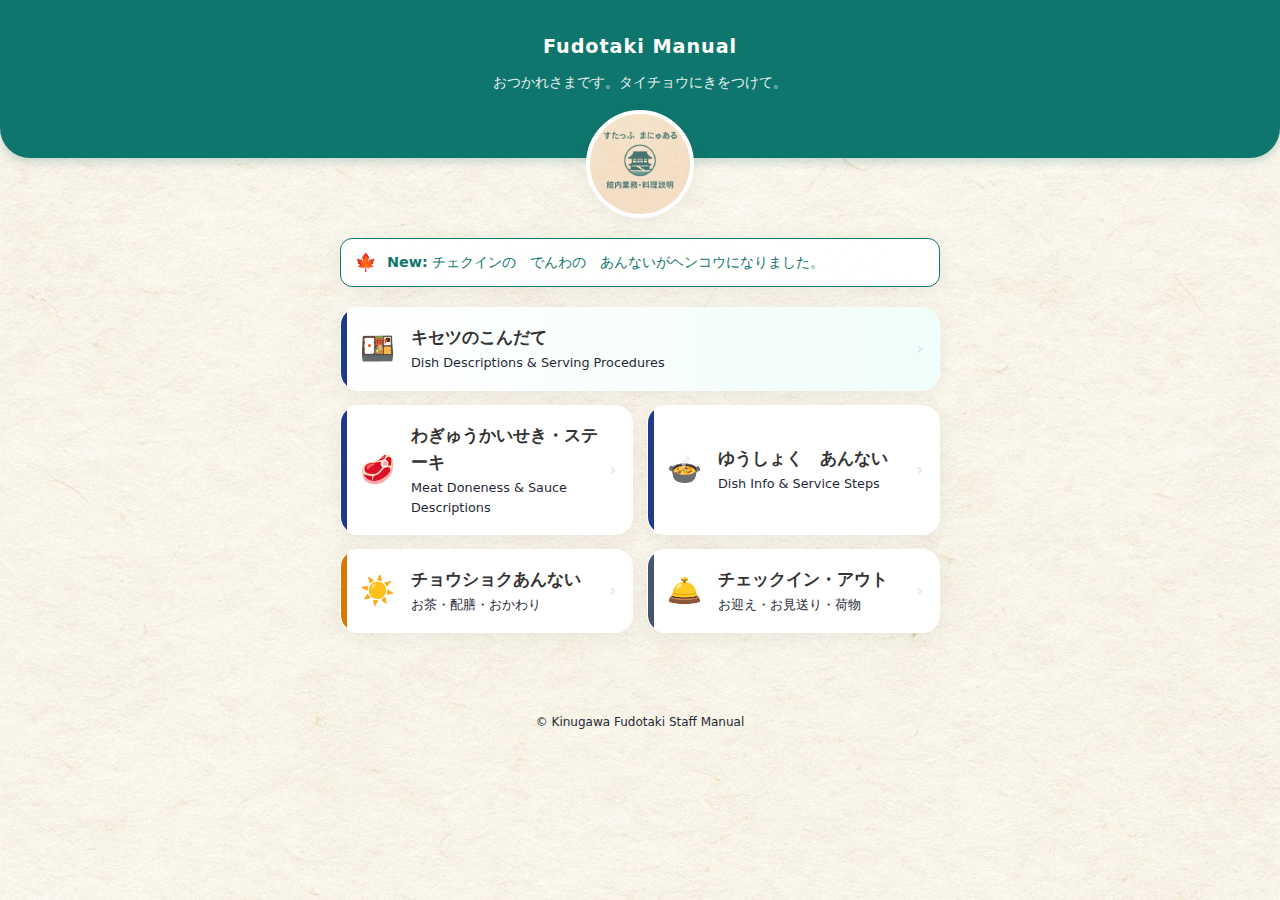
<file: index.html>
<!doctype html>
<html lang="ja">
<head>
  <meta charset="utf-8">
  <meta name="viewport" content="width=device-width, initial-scale=1, viewport-fit=cover">
  <meta name="theme-color" content="#0f766e">
  <title>きぬ川不動瀧 スタッフマニュアル</title>
  
  <link rel="stylesheet" href="assets/css/theme.css">
  <link rel="preload" as="image" href="assets/img/top/top2.jpg">

<style>
  :root {
    --bg: #f6f7f8;
    --card: #ffffff;
    --acc: #0f766e;     /* 基本アクセント（緑） */
    --acc-morning: #d97706; /* 朝食（オレンジ） */
    --acc-dinner: #1e3a8a;  /* 夕食（紺） */
    --acc-work: #475569;    /* 業務（グレー） */
    --bd: #e5e7eb;
    --radius: 18px;
    --maxw: 600px; /* スマホで見やすいよう少し幅を絞る */
    --shadow: 0 4px 20px rgba(0,0,0,0.06);
  }

  html, body {
    margin: 0; padding: 0;
    background: var(--bg) url("assets/img/top/washi-bg.jpg");
    background-size: cover; background-attachment: fixed;
    font-family: "Noto Sans JP", system-ui, -apple-system, sans-serif;
    color: #1f2a37; line-height: 1.6;
  }

  /* ヘッダーエリア */
  header {
    position: relative;
    background: var(--acc);
    color: #fff;
    padding: 2rem 1rem 4rem; /* 下に余白を持たせてカーブを作る */
    text-align: center;
    border-bottom-left-radius: 30px;
    border-bottom-right-radius: 30px;
    box-shadow: 0 4px 10px rgba(0,100,100,0.2);
  }
  .app-title {
    font-size: 1.2rem; font-weight: 700; letter-spacing: 0.05em; margin: 0;
  }
  .greeting {
    font-size: 0.9rem; opacity: 0.9; margin-top: 8px; font-weight: 500;
  }

  /* メインコンテンツ */
  main {
    max-width: var(--maxw);
    margin: -3rem auto 3rem; /* ヘッダーに食い込ませる */
    padding: 0 16px;
    position: relative; z-index: 10;
  }

  /* メイン画像（アイコン的に） */
  .hero-icon {
    width: 100px; height: 100px;
    border-radius: 50%;
    border: 4px solid #fff;
    box-shadow: var(--shadow);
    overflow: hidden;
    margin: 0 auto 20px;
    background: #fff;
  }
  .hero-icon img {
    width: 100%; height: 100%; object-fit: cover;
  }

  /* お知らせバッジ（季節メニュー更新用） */
  .notice-badge {
    background: rgba(255,255,255,0.95);
    border-radius: 12px;
    padding: 10px 14px;
    margin-bottom: 20px;
    box-shadow: var(--shadow);
    display: flex; align-items: center; gap: 10px;
    font-size: 0.9rem; color: var(--acc);
    border: 1px solid var(--acc);
  }
  .notice-icon { font-size: 1.2em; }

  /* グリッドレイアウト */
  .grid {
    display: grid;
    grid-template-columns: 1fr;
    gap: 14px;
  }

  /* カードデザイン */
  .card {
    background: var(--card);
    border-radius: var(--radius);
    box-shadow: var(--shadow);
    text-decoration: none;
    color: inherit;
    display: flex;
    align-items: center;
    padding: 16px;
    transition: transform 0.2s, box-shadow 0.2s;
    border: 1px solid transparent;
    position: relative;
    overflow: hidden;
  }
  .card:active { transform: scale(0.98); }
  
  /* 左側のカラーバー */
  .card::before {
    content: ""; position: absolute; left: 0; top: 0; bottom: 0; width: 6px;
    background: var(--bd);
  }
  
  /* カテゴリ別の色設定 */
  .type-dinner::before { background: var(--acc-dinner); }
  .type-morning::before { background: var(--acc-morning); }
  .type-work::before { background: var(--acc-work); }

  .icon-box {
    font-size: 28px;
    margin-right: 14px;
    width: 40px; text-align: center;
  }
  .text-box { flex: 1; }
  .card-title {
    display: block;
    font-weight: 700;
    font-size: 1.05rem;
    margin-bottom: 2px;
    color: #333;
  }
  .card-desc {
    display: block;
    font-size: 0.8rem;
    color: var(--muted);
  }
  .arrow {
    color: var(--bd); font-weight: bold;
  }

  /* フッター */
  footer {
    text-align: center; font-size: 0.75rem; color: var(--muted);
    padding: 2rem 0;
  }

  @media (min-width: 480px) {
    .grid { grid-template-columns: 1fr 1fr; }
    /* PC/タブレットなら最初のカード（季節メニュー）は横長に強調 */
    .card:first-child { grid-column: 1 / -1; background: linear-gradient(to right, #fff, #f0fdfa); }
  }
</style>
</head>
<body>

<header>
  <div class="app-title">Fudotaki Manual</div>
  <div class="greeting" id="greeting">おつかれさまです</div>
</header>

<main>
  <div class="hero-icon">
    <img src="assets/img/top/top2.jpg?v=3" alt="Top Image">
  </div>

  <div class="notice-badge">
    <span class="notice-icon">🍁</span>

    <span><strong>New:</strong> チェクインの　でんわの　あんないがヘンコウになりました。</span>

  </div>

  <div class="grid">
    <a href="pages/season-dinner.html" class="card type-dinner">
      <div class="icon-box">🍱</div>
      <div class="text-box">
        <span class="card-title">キセツのこんだて</span>
        <span class="card-desc">Dish Descriptions & Serving Procedures</span>
      </div>
      <span class="arrow">›</span>
    </a>

    <!-- <a href="pages/newyear-dinner.html" class="card type-dinner">
      <div class="icon-box">🎍</div>
      <div class="text-box">
        <span class="card-title">ネンマツネンシ　こんだて</span>
        <span class="card-desc">Dish Descriptions & Serving Procedures</span>
      </div>
      <span class="arrow">›</span>
    </a> -->

    <a href="pages/wagyu-steak.html" class="card type-dinner">
      <div class="icon-box">🥩</div>
      <div class="text-box">
        <span class="card-title">わぎゅうかいせき・ステーキ</span>
        <span class="card-desc">Meat Doneness & Sauce Descriptions</span>
      </div>
      <span class="arrow">›</span>
    </a>

    <a href="pages/dinner-guide.html" class="card type-dinner">
      <div class="icon-box">🍲</div>
      <div class="text-box">
        <span class="card-title">ゆうしょく　あんない</span>
        <span class="card-desc">Dish Info & Service Steps</span>
      </div>
      <span class="arrow">›</span>
    </a>

    <a href="pages/breakfast-guide.html" class="card type-morning">
      <div class="icon-box">☀️</div>
      <div class="text-box">
        <span class="card-title">チョウショクあんない</span>
        <span class="card-desc">お茶・配膳・おかわり</span>
      </div>
      <span class="arrow">›</span>
    </a>

    <a href="pages/checkin-out.html" class="card type-work">
      <div class="icon-box">🛎️</div>
      <div class="text-box">
        <span class="card-title">チェックイン・アウト</span>
        <span class="card-desc">お迎え・お見送り・荷物</span>
      </div>
      <span class="arrow">›</span>
    </a>
  </div>
</main>

<footer>
  &copy; Kinugawa Fudotaki Staff Manual
</footer>

<script>
  // Service Worker 登録
  if('serviceWorker' in navigator){
    navigator.serviceWorker.register('./sw.js');
  }

  // 時間帯に合わせて挨拶を変えるスクリプト
  const h = new Date().getHours();
  const el = document.getElementById('greeting');
  if (h >= 4 && h < 11) {
    el.textContent = "おはようございます。";
  } else if (h >= 11 && h < 17) {

    el.textContent = "こんにちは。ガンバリましょう。";

  } else {
    el.textContent = "おつかれさまです。タイチョウにきをつけて。";
  }
</script>

</body>
</html>
</file>
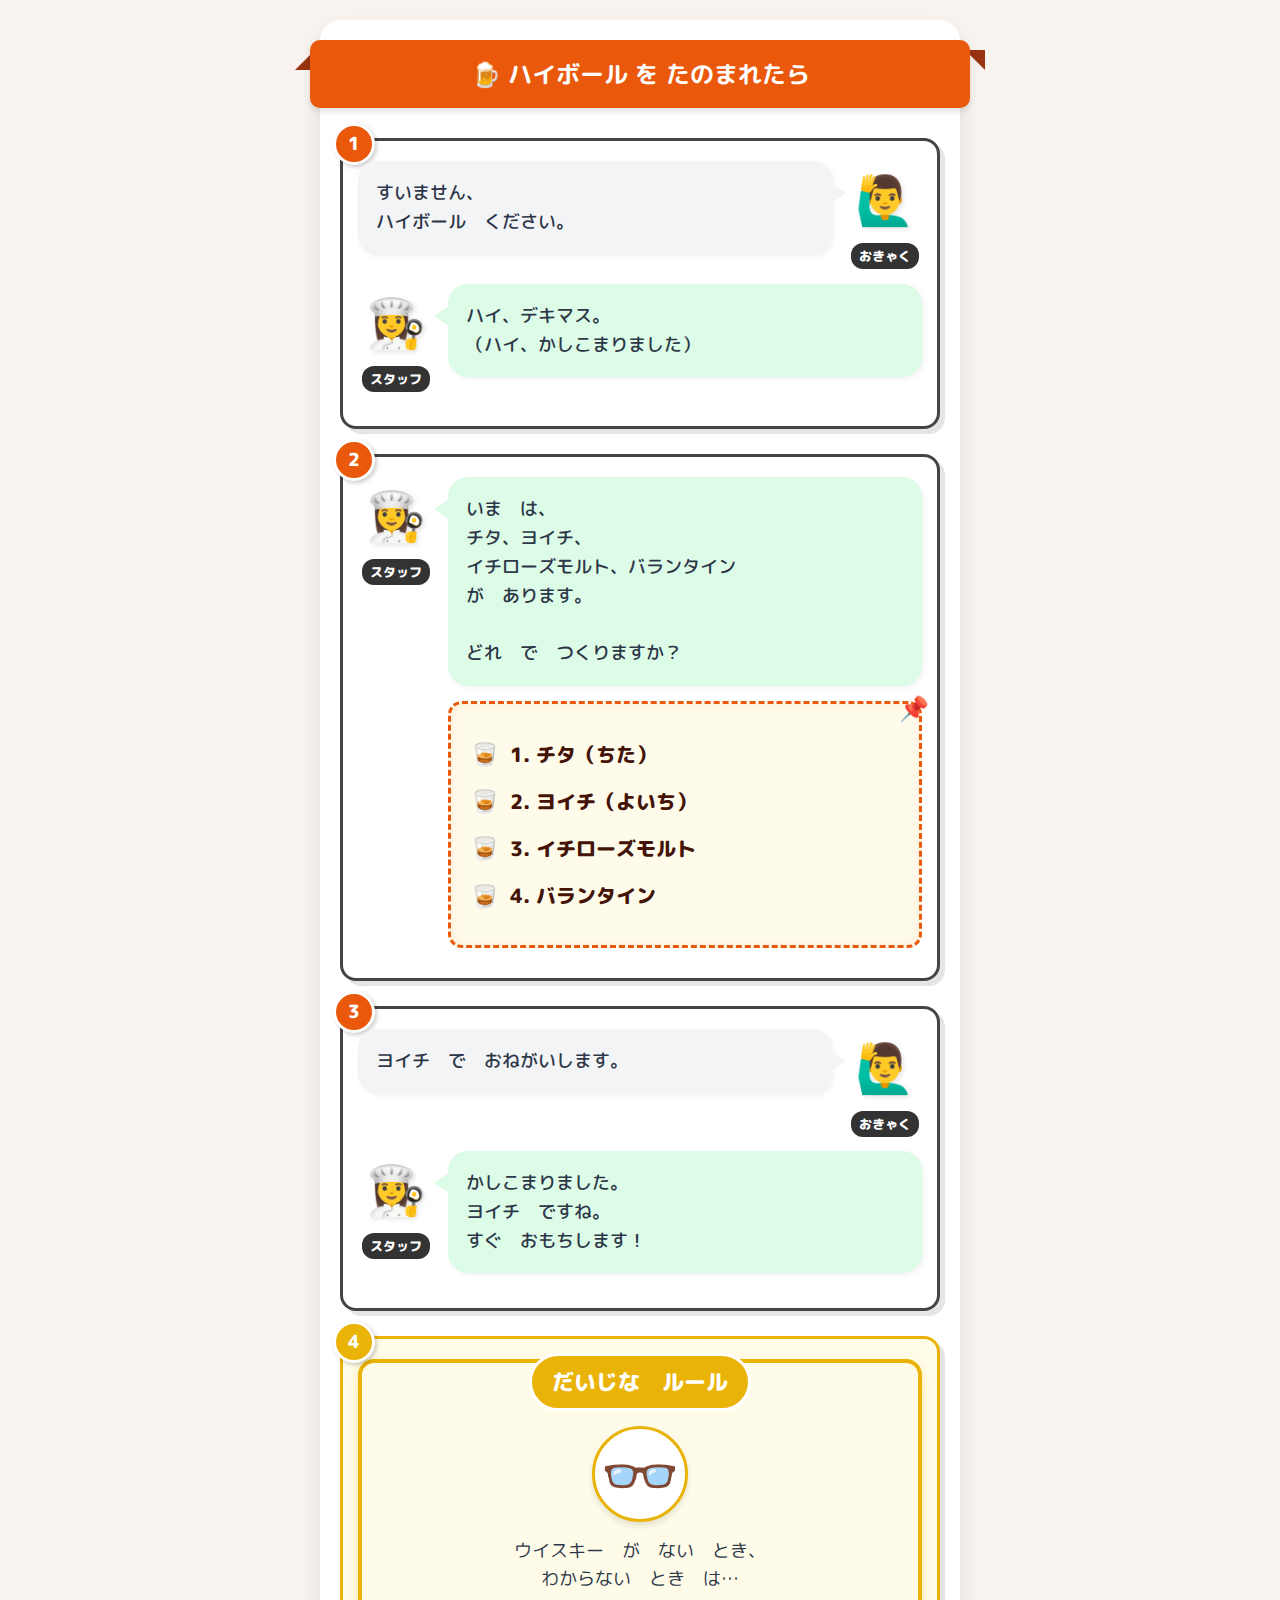
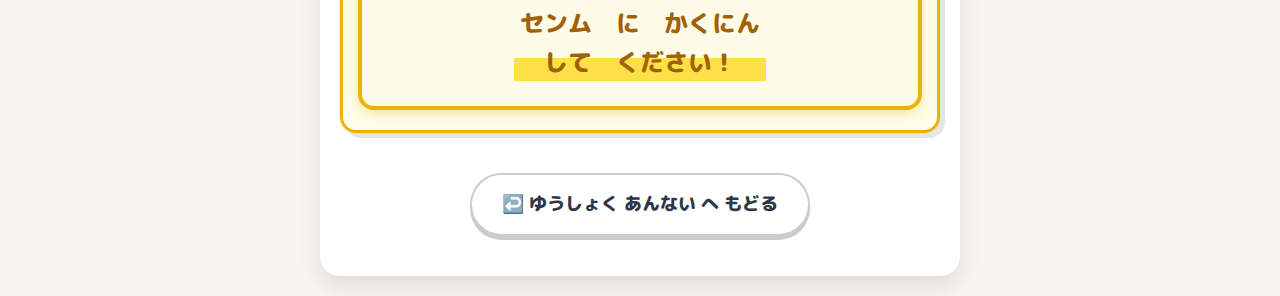
<file: pages/highball.html>
<!DOCTYPE html>
<html lang="ja">
<head>
<meta charset="UTF-8">
<meta name="viewport" content="width=device-width, initial-scale=1.0">
<title>ハイボール　の　マニュアル</title>
<link rel="preconnect" href="https://fonts.googleapis.com">
<link rel="preconnect" href="https://fonts.gstatic.com" crossorigin>
<link href="https://fonts.googleapis.com/css2?family=M+PLUS+Rounded+1c:wght@500;800&display=swap" rel="stylesheet">
<style>
  :root {
    --bg-color: #f9f4ef;
    --container-bg: #fff;
    --accent: #ea580c;
    --panel-border: #444;
    --bubble-staff: #dcfce7;
    --bubble-guest: #f3f4f6;
    --text: #2d3748;
  }
  html {
    -webkit-font-smoothing: antialiased;
    -moz-osx-font-smoothing: grayscale;
  }
  body {
    font-family: "M PLUS Rounded 1c", sans-serif;
    background: var(--bg-color);
    margin: 0;
    padding: 20px;
    color: var(--text);
    line-height: 1.6;
  }
  .comic-container {
    max-width: 600px;
    margin: 0 auto;
    background: var(--container-bg);
    padding: 30px 20px;
    box-shadow: 0 10px 25px rgba(0,0,0,0.1);
    border-radius: 20px;
    padding-bottom: 40px; /* ボタン用の余白 */
  }
  
  /* タイトル */
  h1.comic-title {
    text-align: center;
    color: #fff;
    background: var(--accent);
    font-size: 24px;
    margin: -10px -30px 30px;
    padding: 15px;
    border-radius: 10px;
    box-shadow: 0 4px 6px rgba(0,0,0,0.1);
    position: relative;
  }
  h1.comic-title::before, h1.comic-title::after {
    content: ""; position: absolute; top: 10px; z-index: -1;
    border-style: solid;
  }
  h1.comic-title::before {
    left: -15px; border-width: 0 0 20px 20px; border-color: transparent transparent #9a3412 transparent;
  }
  h1.comic-title::after {
    right: -15px; border-width: 0 20px 20px 0; border-color: transparent #9a3412 transparent transparent;
  }

  /* コマ */
  .panel {
    border: 3px solid var(--panel-border);
    border-radius: 16px;
    padding: 20px 15px;
    margin-bottom: 25px;
    background: #fff;
    position: relative;
    box-shadow: 5px 5px 0 rgba(0,0,0,0.1);
  }
  .panel-num {
    position: absolute;
    top: -18px;
    left: -10px;
    background: var(--accent);
    color: #fff;
    width: 36px;
    height: 36px;
    border-radius: 50%;
    text-align: center;
    line-height: 36px;
    font-weight: 800;
    font-size: 18px;
    border: 3px solid #fff;
    box-shadow: 2px 2px 4px rgba(0,0,0,0.2);
  }

  /* キャラクターとセリフ */
  .scene {
    display: flex; align-items: flex-start; gap: 15px; margin-bottom: 15px;
  }
  .scene.reverse { flex-direction: row-reverse; }
  .char { text-align: center; flex-shrink: 0; width: 75px; }
  .char-icon { font-size: 48px; display: block; margin-bottom: 5px; filter: drop-shadow(2px 2px 2px rgba(0,0,0,0.1)); }
  .char-name { font-size: 13px; font-weight: 800; background: #333; color: #fff; padding: 4px 8px; border-radius: 12px; }
  
  /* ふきだし */
  .bubble {
    background: var(--bubble-staff);
    padding: 18px;
    border-radius: 20px;
    position: relative;
    font-size: 18px;
    font-weight: 500;
    width: 100%;
    box-shadow: 2px 2px 5px rgba(0,0,0,0.05);
  }
  .bubble::before {
    content: ""; position: absolute; top: 20px; border-style: solid;
    border-width: 12px 18px 12px 0; border-color: transparent var(--bubble-staff) transparent transparent; left: -14px;
  }
  .reverse .bubble { background: var(--bubble-guest); }
  .reverse .bubble::before {
    left: auto; right: -14px; border-width: 12px 0 12px 18px; border-color: transparent transparent transparent var(--bubble-guest);
  }

  /* メニューボード */
  .menu-board {
    background: #fffbeb;
    border: 3px dashed var(--accent);
    border-radius: 14px;
    padding: 20px;
    margin: 10px 0 10px 90px;
    box-shadow: inset 0 0 10px rgba(234, 88, 12, 0.1);
    position: relative;
  }
  .menu-board::after {
    content: "📌"; position: absolute; top: -15px; right: -10px; font-size: 24px;
  }
  .menu-item { font-size: 20px; font-weight: 800; margin: 12px 0; display: flex; align-items: center; color: #431407; }
  .menu-item::before { content: "🥃"; margin-right: 12px; font-size: 22px; }

  /* センムの警告エリア */
  .alert-box {
    background: #fefce8;
    border: 4px solid #eab308;
    border-radius: 16px;
    padding: 25px;
    text-align: center;
    display: flex; flex-direction: column; align-items: center; gap: 15px;
    box-shadow: 0 4px 10px rgba(234, 179, 8, 0.3);
  }
  .alert-title {
    font-size: 22px; font-weight: 800; color: #fff; background: #eab308;
    padding: 8px 20px; border-radius: 99px; margin-top: -35px; border: 3px solid #fff;
  }
  .senmu-icon {
    font-size: 64px; background: #fff; border-radius: 50%; width: 90px; height: 90px;
    line-height: 90px; border: 3px solid #eab308; box-shadow: 0 4px 6px rgba(0,0,0,0.1);
  }
  .alert-text { font-size: 18px; }
  .alert-strong { font-size: 24px; color: #a16207; font-weight: 800; display: block; margin-top: 10px; background: linear-gradient(transparent 70%, #fde047 70%); }

  /* 戻るボタンのデザイン */
  .back-btn-area {
    margin-top: 40px;
    text-align: center;
  }
  .back-btn {
    display: inline-block;
    text-decoration: none;
    background: #fff;
    color: var(--text);
    border: 2px solid #ccc;
    padding: 15px 30px;
    border-radius: 50px;
    font-weight: 800;
    font-size: 18px;
    transition: all 0.2s;
    box-shadow: 0 4px 0 #ccc;
  }
  .back-btn:active {
    transform: translateY(4px);
    box-shadow: none;
  }
</style>
</head>
<body>

<div class="comic-container">
  <h1 class="comic-title">🍺 ハイボール を たのまれたら</h1>

  <div class="panel">
    <div class="panel-num">1</div>
    <div class="scene reverse">
      <div class="char">
        <span class="char-icon">🙋‍♂️</span>
        <span class="char-name">おきゃく</span>
      </div>
      <div class="bubble">
        すいません、<br>
        ハイボール　ください。
      </div>
    </div>
    <div class="scene">
      <div class="char">
        <span class="char-icon">👩‍🍳</span>
        <span class="char-name">スタッフ</span>
      </div>
      <div class="bubble">
        ハイ、デキマス。<br>
        （ハイ、かしこまりました）
      </div>
    </div>
  </div>

  <div class="panel">
    <div class="panel-num">2</div>
    <div class="scene">
      <div class="char">
        <span class="char-icon">👩‍🍳</span>
        <span class="char-name">スタッフ</span>
      </div>
      <div class="bubble">
        いま　は、<br>
        チタ、ヨイチ、<br>
        イチローズモルト、バランタイン<br>
        が　あります。<br>
        <br>
        どれ　で　つくりますか？
      </div>
    </div>
    
    <div class="menu-board">
      <div class="menu-item">1. チタ（ちた）</div>
      <div class="menu-item">2. ヨイチ（よいち）</div>
      <div class="menu-item">3. イチローズモルト</div>
      <div class="menu-item">4. バランタイン</div>
    </div>
  </div>

  <div class="panel">
    <div class="panel-num">3</div>
    <div class="scene reverse">
      <div class="char">
        <span class="char-icon">🙋‍♂️</span>
        <span class="char-name">おきゃく</span>
      </div>
      <div class="bubble">
        ヨイチ　で　おねがいします。
      </div>
    </div>
    <div class="scene">
      <div class="char">
        <span class="char-icon">👩‍🍳</span>
        <span class="char-name">スタッフ</span>
      </div>
      <div class="bubble">
        かしこまりました。<br>
        ヨイチ　ですね。<br>
        すぐ　おもちします！
      </div>
    </div>
  </div>

  <div class="panel" style="border-color: #eab308; background: #fffce8;">
    <div class="panel-num" style="background:#eab308;">4</div>
    <div class="alert-box">
      <div class="alert-title">だいじな　ルール</div>
      <div class="senmu-icon">👓</div>
      <div class="alert-text">
        ウイスキー　が　ない　とき、<br>
        わからない　とき　は…<br>
        <strong class="alert-strong">センム　に　かくにん<br>して　ください！</strong>
      </div>
    </div>
  </div>

  <div class="back-btn-area">
    <a href="dinner-guide.html" class="back-btn">
      ↩️ ゆうしょく あんない へ もどる
    </a>
  </div>

</div>

</body>
</html>
</file>
<file: assets/css/theme.css>
/* shared theme — pages use inline styles */
</file>
